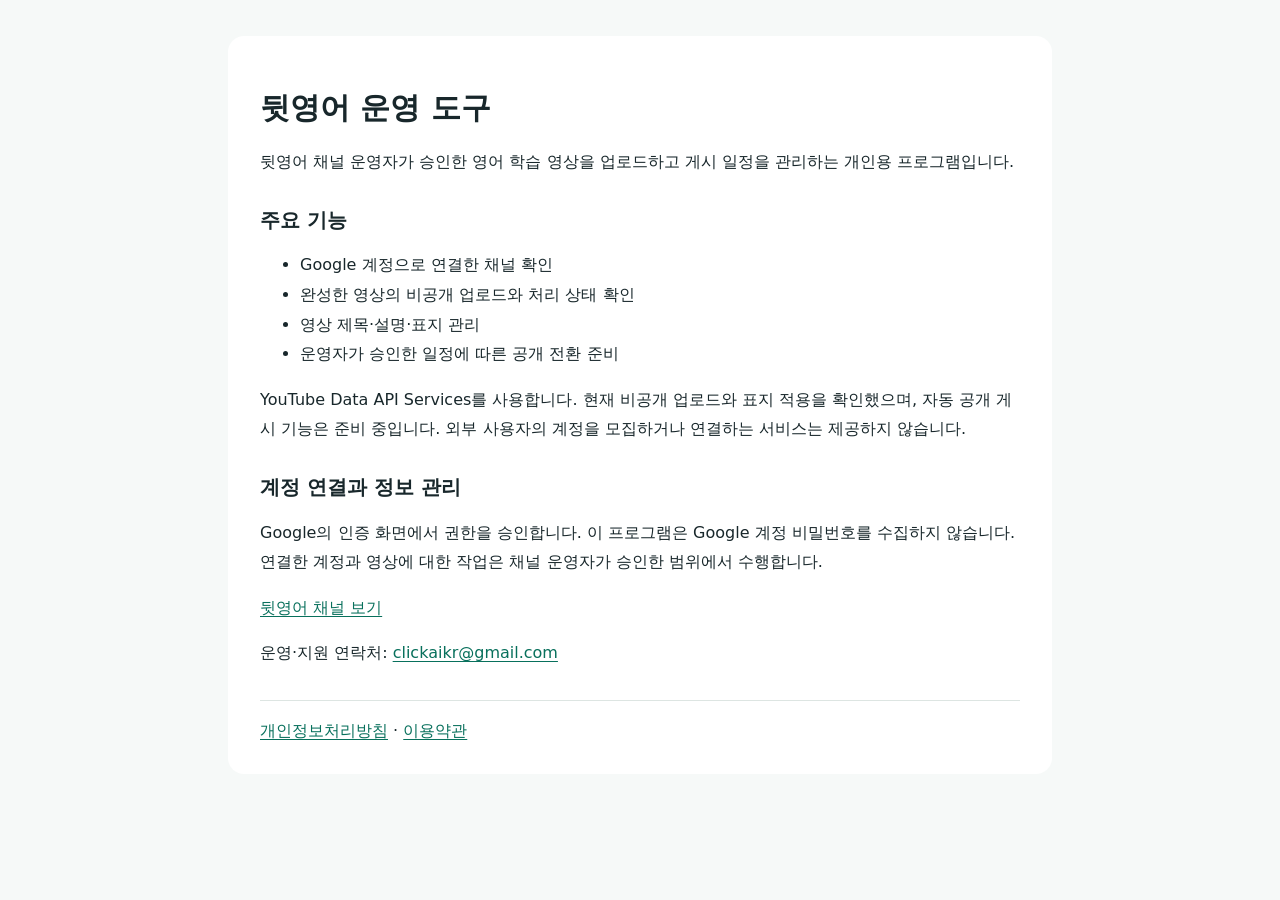
<file: index.html>
<!doctype html>
<html lang="ko"><meta charset="utf-8"><meta name="viewport" content="width=device-width,initial-scale=1"><title>뒷영어 운영 도구</title>
<link rel="stylesheet" href="style.css">
<main>
<h1>뒷영어 운영 도구</h1>
<p>뒷영어 채널 운영자가 승인한 영어 학습 영상을 업로드하고 게시 일정을 관리하는 개인용 프로그램입니다.</p>
<h2>주요 기능</h2>
<ul><li>Google 계정으로 연결한 채널 확인</li><li>완성한 영상의 비공개 업로드와 처리 상태 확인</li><li>영상 제목·설명·표지 관리</li><li>운영자가 승인한 일정에 따른 공개 전환 준비</li></ul>
<p>YouTube Data API Services를 사용합니다. 현재 비공개 업로드와 표지 적용을 확인했으며, 자동 공개 게시 기능은 준비 중입니다. 외부 사용자의 계정을 모집하거나 연결하는 서비스는 제공하지 않습니다.</p>
<h2>계정 연결과 정보 관리</h2>
<p>Google의 인증 화면에서 권한을 승인합니다. 이 프로그램은 Google 계정 비밀번호를 수집하지 않습니다. 연결한 계정과 영상에 대한 작업은 채널 운영자가 승인한 범위에서 수행합니다.</p>
<p><a href="https://www.youtube.com/channel/UCDKekwqTfiiGMgr8BfHztxg">뒷영어 채널 보기</a></p>
<p>운영·지원 연락처: <a href="mailto:clickaikr@gmail.com">clickaikr@gmail.com</a></p>
<nav><a href="privacy.html">개인정보처리방침</a> · <a href="terms.html">이용약관</a></nav>
</main></html>
</file>
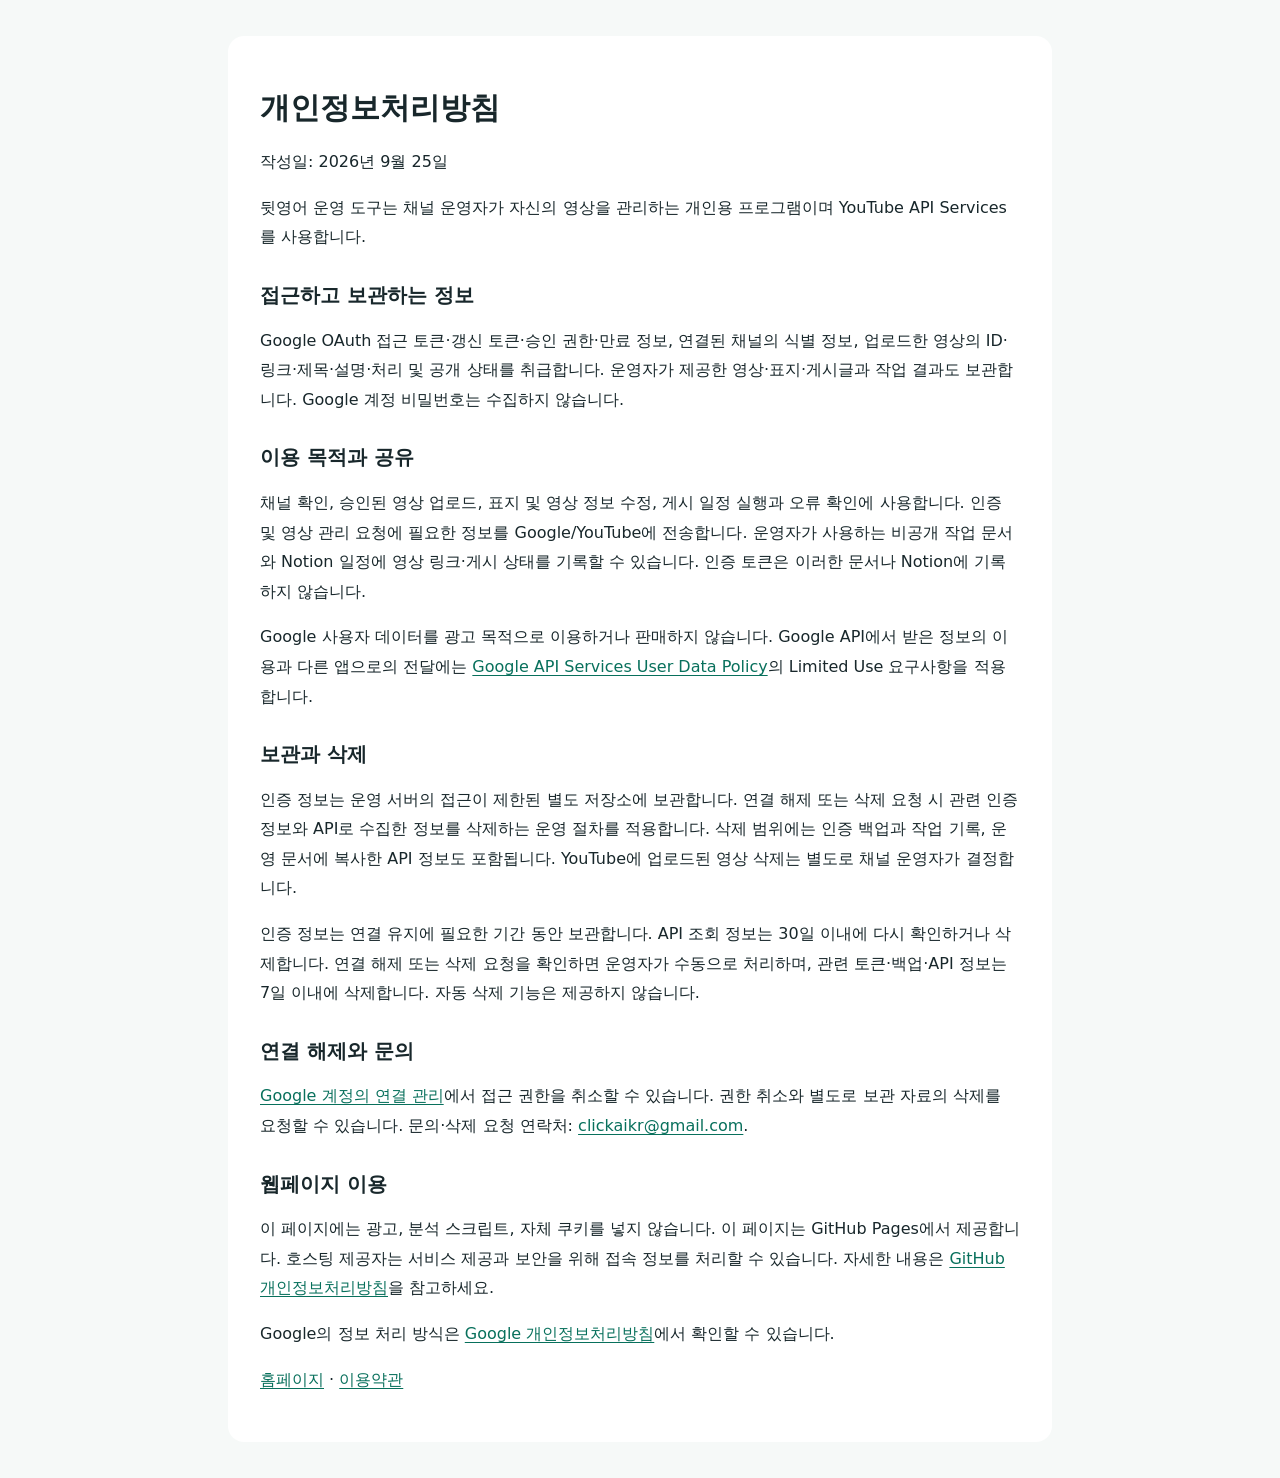
<file: privacy.html>
<!doctype html>
<html lang="ko"><meta charset="utf-8"><meta name="viewport" content="width=device-width,initial-scale=1"><title>개인정보처리방침 | 뒷영어 운영 도구</title>
<link rel="stylesheet" href="style.css"><main>
<h1>개인정보처리방침</h1><p>작성일: 2026년 9월 25일</p>
<p>뒷영어 운영 도구는 채널 운영자가 자신의 영상을 관리하는 개인용 프로그램이며 YouTube API Services를 사용합니다.</p>
<h2>접근하고 보관하는 정보</h2>
<p>Google OAuth 접근 토큰·갱신 토큰·승인 권한·만료 정보, 연결된 채널의 식별 정보, 업로드한 영상의 ID·링크·제목·설명·처리 및 공개 상태를 취급합니다. 운영자가 제공한 영상·표지·게시글과 작업 결과도 보관합니다. Google 계정 비밀번호는 수집하지 않습니다.</p>
<h2>이용 목적과 공유</h2>
<p>채널 확인, 승인된 영상 업로드, 표지 및 영상 정보 수정, 게시 일정 실행과 오류 확인에 사용합니다. 인증 및 영상 관리 요청에 필요한 정보를 Google/YouTube에 전송합니다. 운영자가 사용하는 비공개 작업 문서와 Notion 일정에 영상 링크·게시 상태를 기록할 수 있습니다. 인증 토큰은 이러한 문서나 Notion에 기록하지 않습니다.</p>
<p>Google 사용자 데이터를 광고 목적으로 이용하거나 판매하지 않습니다. Google API에서 받은 정보의 이용과 다른 앱으로의 전달에는 <a href="https://developers.google.com/terms/api-services-user-data-policy">Google API Services User Data Policy</a>의 Limited Use 요구사항을 적용합니다.</p>
<h2>보관과 삭제</h2>
<p>인증 정보는 운영 서버의 접근이 제한된 별도 저장소에 보관합니다. 연결 해제 또는 삭제 요청 시 관련 인증 정보와 API로 수집한 정보를 삭제하는 운영 절차를 적용합니다. 삭제 범위에는 인증 백업과 작업 기록, 운영 문서에 복사한 API 정보도 포함됩니다. YouTube에 업로드된 영상 삭제는 별도로 채널 운영자가 결정합니다.</p>
<p>인증 정보는 연결 유지에 필요한 기간 동안 보관합니다. API 조회 정보는 30일 이내에 다시 확인하거나 삭제합니다. 연결 해제 또는 삭제 요청을 확인하면 운영자가 수동으로 처리하며, 관련 토큰·백업·API 정보는 7일 이내에 삭제합니다. 자동 삭제 기능은 제공하지 않습니다.</p>
<h2>연결 해제와 문의</h2>
<p><a href="https://security.google.com/settings/security/permissions">Google 계정의 연결 관리</a>에서 접근 권한을 취소할 수 있습니다. 권한 취소와 별도로 보관 자료의 삭제를 요청할 수 있습니다. 문의·삭제 요청 연락처: <a href="mailto:clickaikr@gmail.com">clickaikr@gmail.com</a>.</p>
<h2>웹페이지 이용</h2>
<p>이 페이지에는 광고, 분석 스크립트, 자체 쿠키를 넣지 않습니다. 이 페이지는 GitHub Pages에서 제공합니다. 호스팅 제공자는 서비스 제공과 보안을 위해 접속 정보를 처리할 수 있습니다. 자세한 내용은 <a href="https://docs.github.com/en/site-policy/privacy-policies/github-general-privacy-statement">GitHub 개인정보처리방침</a>을 참고하세요.</p>
<p>Google의 정보 처리 방식은 <a href="https://policies.google.com/privacy">Google 개인정보처리방침</a>에서 확인할 수 있습니다.</p>
<p><a href="index.html">홈페이지</a> · <a href="terms.html">이용약관</a></p>
</main></html>
</file>
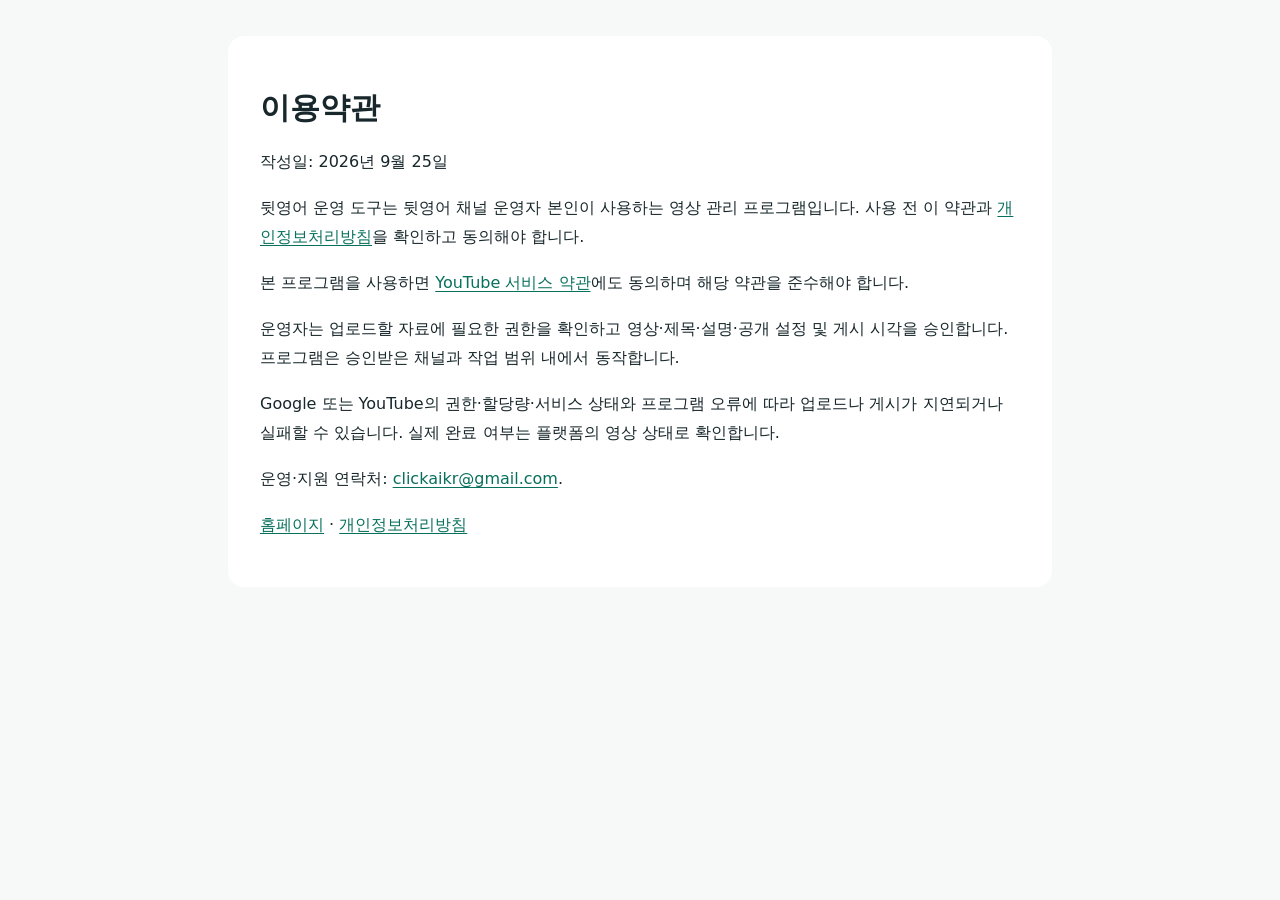
<file: terms.html>
<!doctype html>
<html lang="ko"><meta charset="utf-8"><meta name="viewport" content="width=device-width,initial-scale=1"><title>이용약관 | 뒷영어 운영 도구</title>
<link rel="stylesheet" href="style.css"><main>
<h1>이용약관</h1><p>작성일: 2026년 9월 25일</p>
<p>뒷영어 운영 도구는 뒷영어 채널 운영자 본인이 사용하는 영상 관리 프로그램입니다. 사용 전 이 약관과 <a href="privacy.html">개인정보처리방침</a>을 확인하고 동의해야 합니다.</p>
<p>본 프로그램을 사용하면 <a href="https://www.youtube.com/t/terms">YouTube 서비스 약관</a>에도 동의하며 해당 약관을 준수해야 합니다.</p>
<p>운영자는 업로드할 자료에 필요한 권한을 확인하고 영상·제목·설명·공개 설정 및 게시 시각을 승인합니다. 프로그램은 승인받은 채널과 작업 범위 내에서 동작합니다.</p>
<p>Google 또는 YouTube의 권한·할당량·서비스 상태와 프로그램 오류에 따라 업로드나 게시가 지연되거나 실패할 수 있습니다. 실제 완료 여부는 플랫폼의 영상 상태로 확인합니다.</p>
<p>운영·지원 연락처: <a href="mailto:clickaikr@gmail.com">clickaikr@gmail.com</a>.</p>
<p><a href="index.html">홈페이지</a> · <a href="privacy.html">개인정보처리방침</a></p>
</main></html>
</file>
<file: style.css>
:root{color-scheme:light;font-family:system-ui,-apple-system,"Noto Sans KR",sans-serif;color:#18272b;background:#f6f9f8}body{margin:0}main{max-width:760px;margin:36px auto;padding:32px;background:white;border-radius:16px}h1{font-size:30px;line-height:1.3}h2{font-size:20px;margin-top:30px}p,li{line-height:1.85;overflow-wrap:anywhere}a{color:#08705c;text-underline-offset:3px}.draft{background:#fff4d4;padding:12px 16px;border-radius:8px;font-size:14px}nav{border-top:1px solid #dde5e2;padding-top:20px;margin-top:32px}@media(max-width:600px){main{margin:0;padding:24px;border-radius:0}h1{font-size:26px}}
</file>
